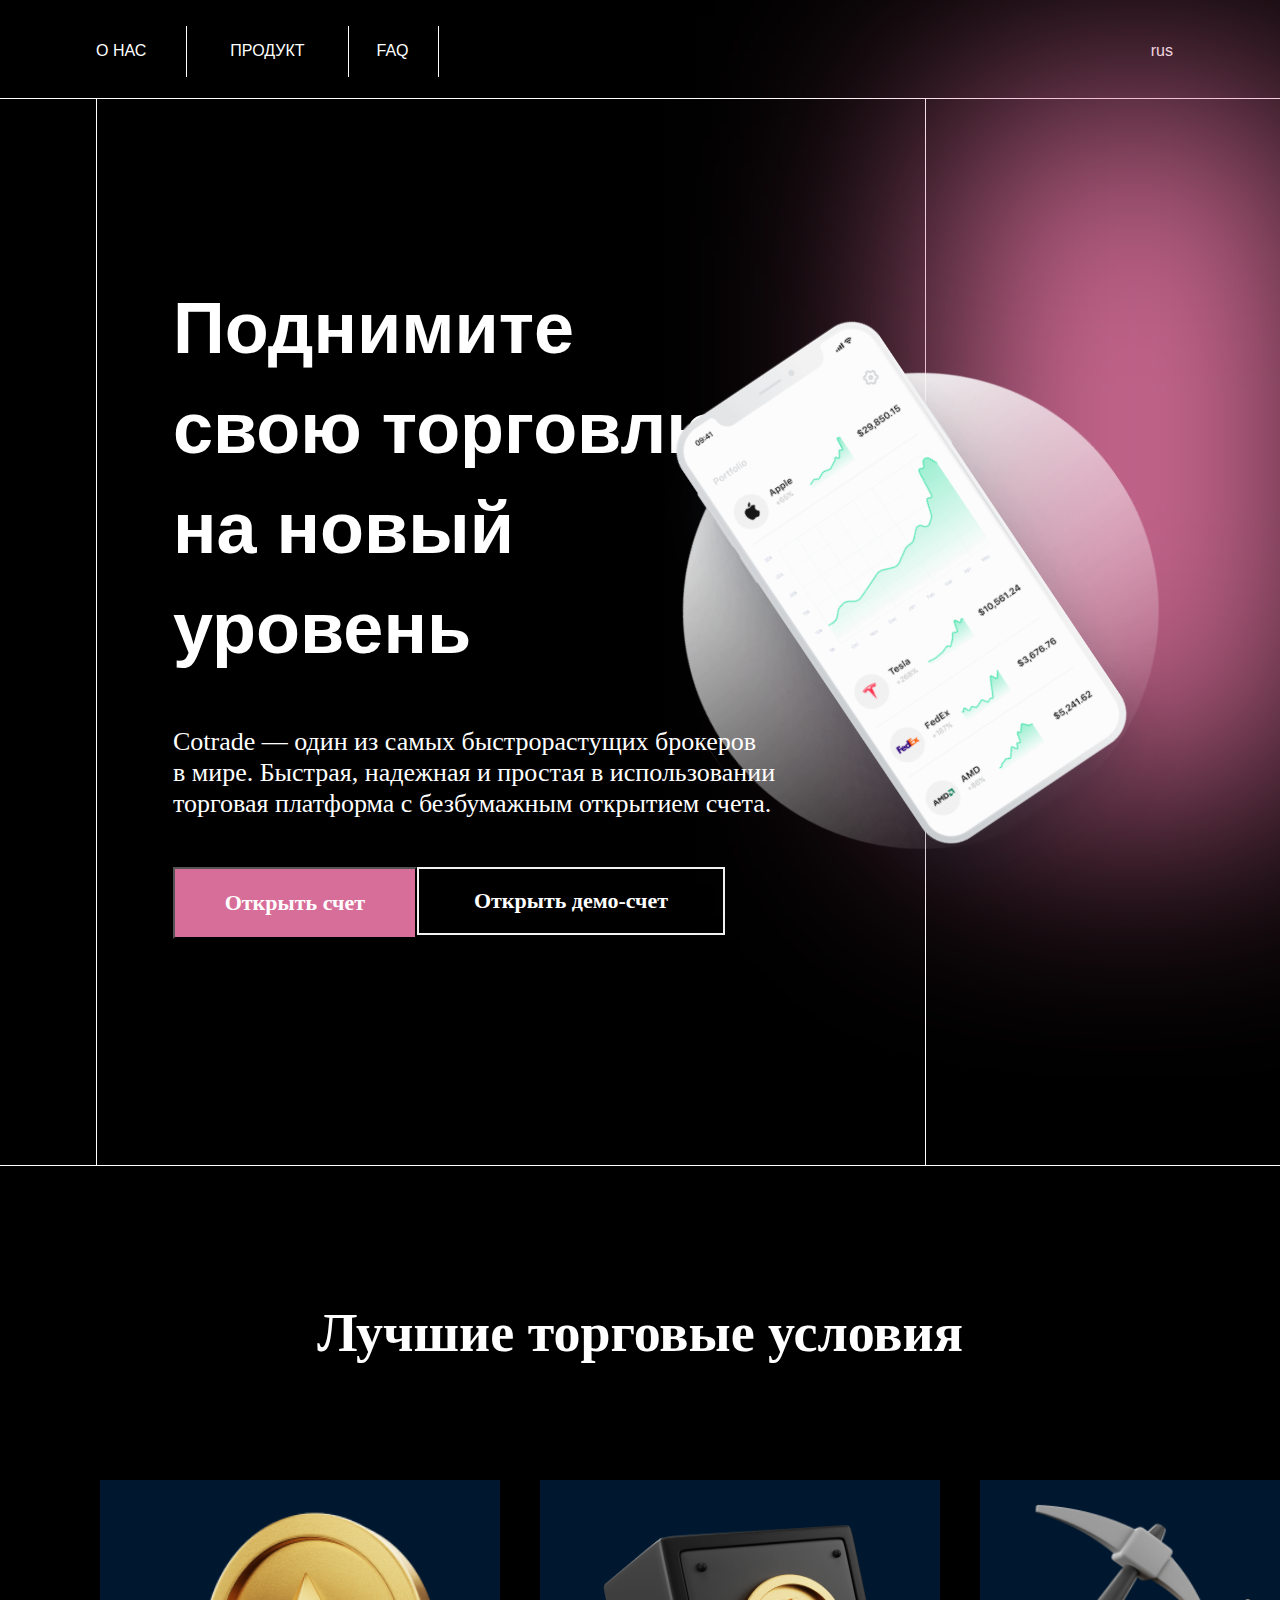
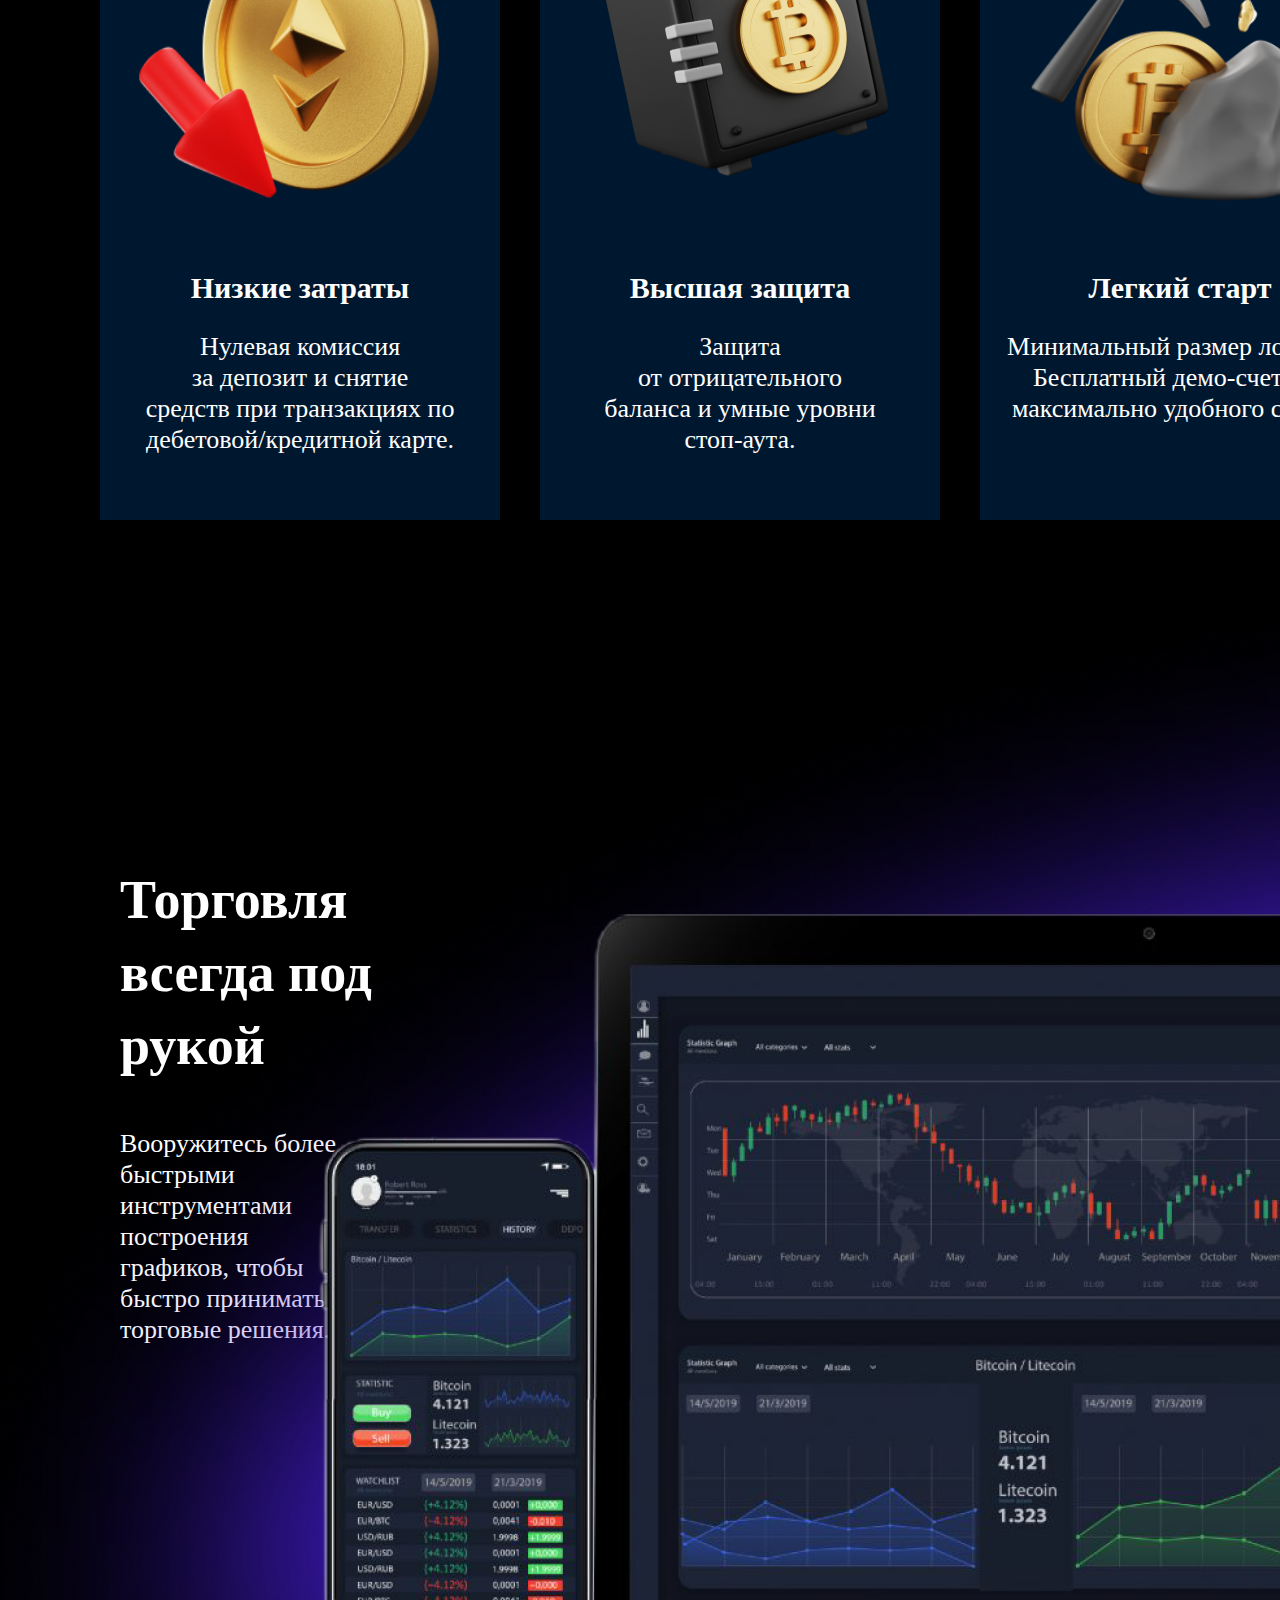
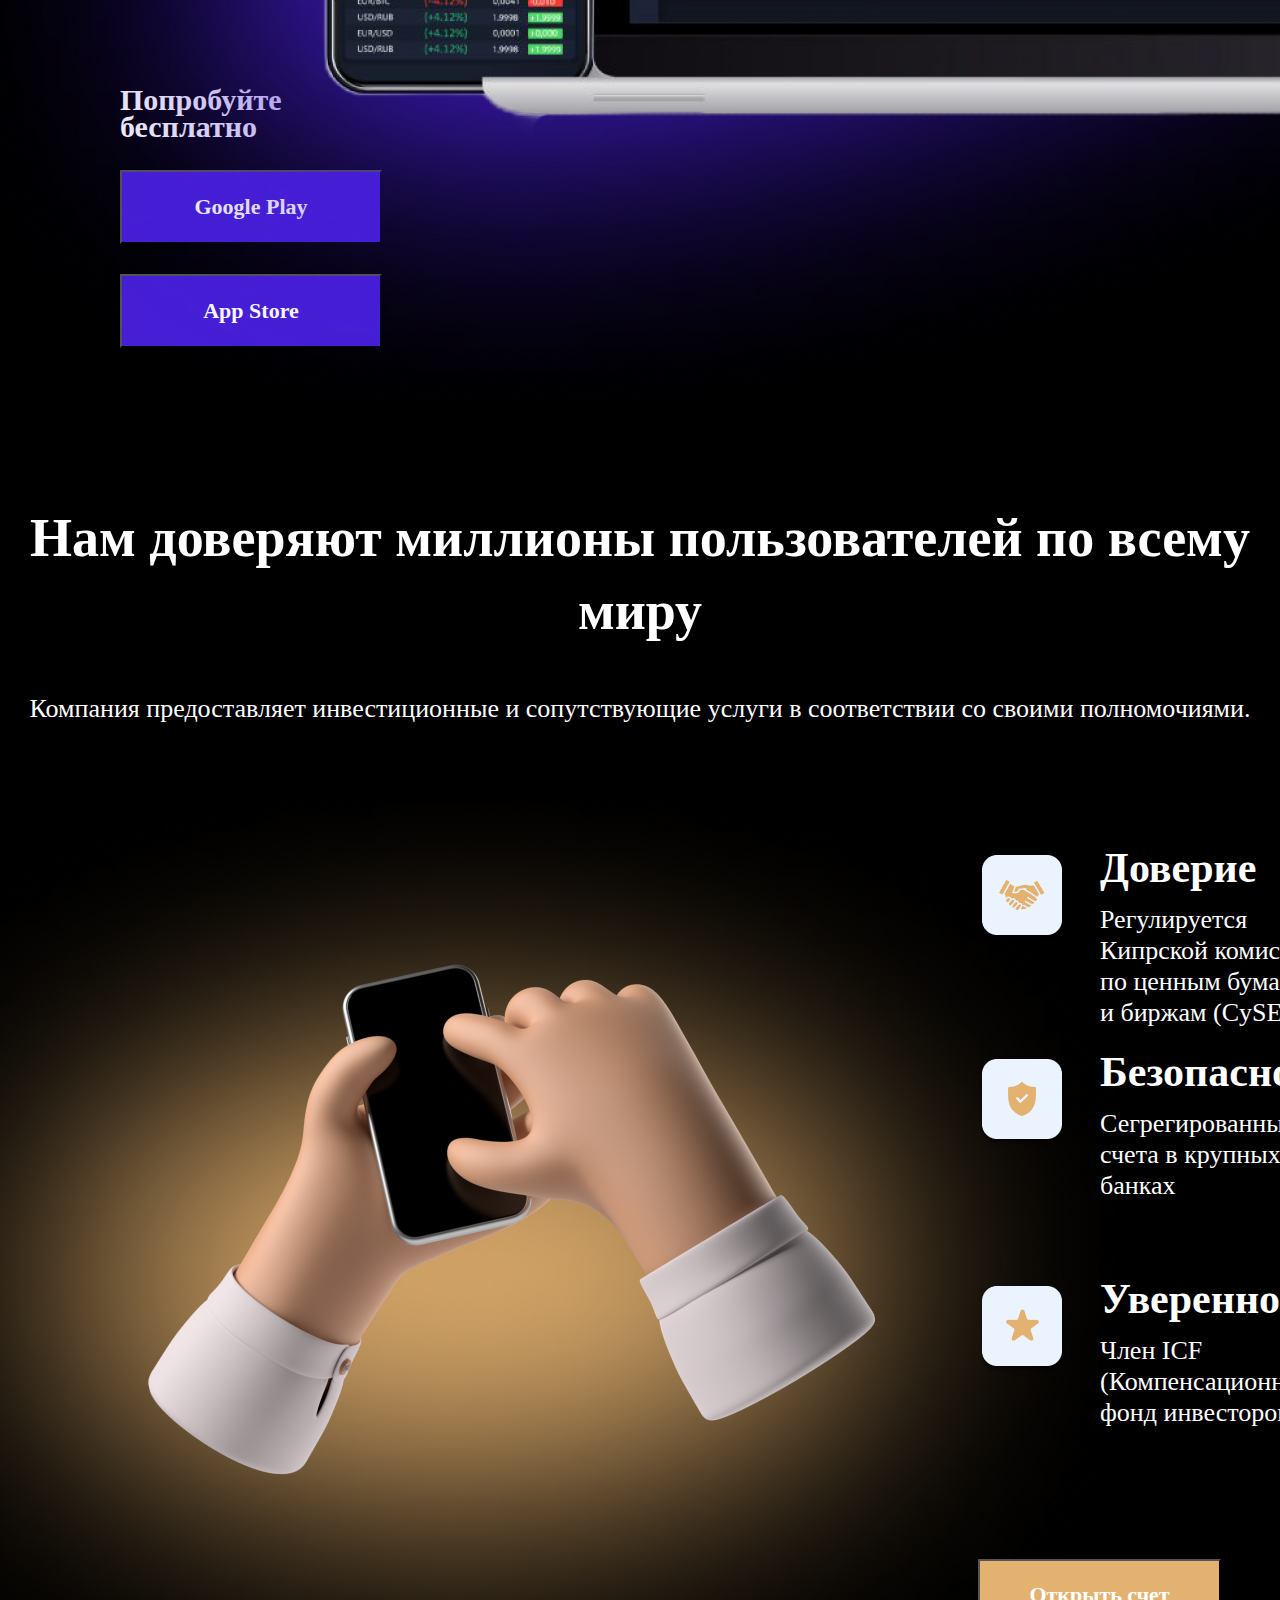
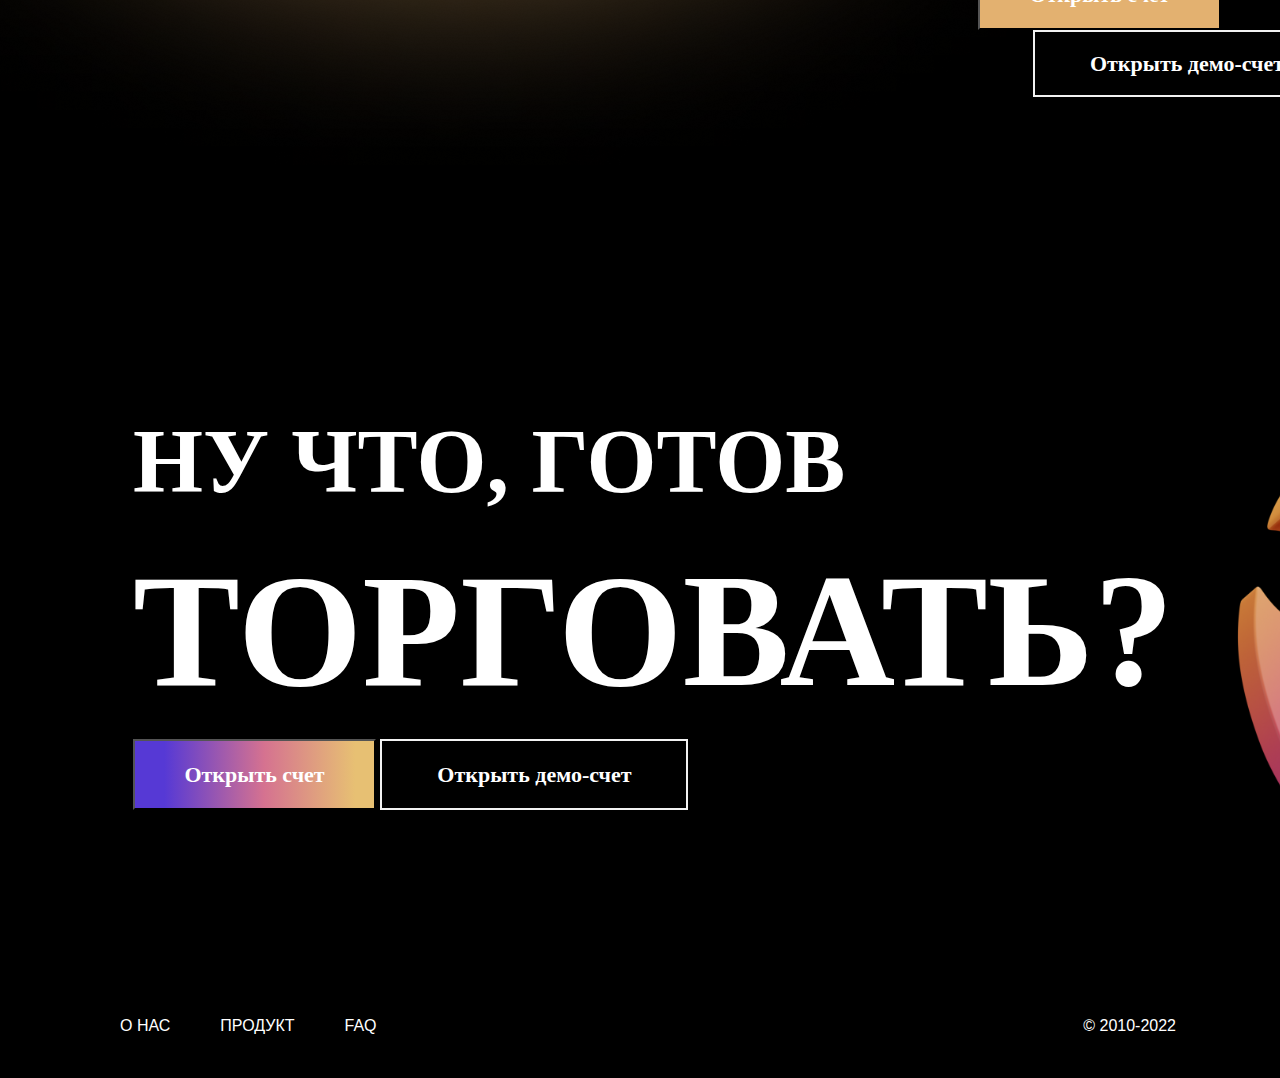
<file: index.html>
<!DOCTYPE html>
<html lang="en">

<head>
  <meta charset="UTF-8">
  <meta http-equiv="X-UA-Compatible" content="IE=edge">
  <meta name="viewport" content="width=device-width, initial-scale=1.0">
  <title>Arlakov</title>
  <link rel="stylesheet" href="css/style.css">
</head>
<header class="header">
  <div class="header-links-block">
    <span class="header-about-us">
      О НАС
    </span>
    <span class="header-product">
      ПРОДУКТ
    </span>
    <span class="header-faq">
      FAQ
    </span>
  </div>
  <div class="header-langswitch">
    rus
  </div>
</header>

<body>
  <div class="first-frame">
    <div class="first">
      <div class="title">
        Поднимите <br> свою торговлю <br> на новый уровень
      </div>
      <div class="description">
        Cotrade — один из самых быстрорастущих брокеров <br> в мире. Быстрая, надежная и простая в использовании
        торговая платформа с безбумажным открытием счета.
      </div>
      <div class="buttons">
        <button class="button-open-real-count">Открыть счет</button>
        <button class="button-open-demo-count">Открыть демо-счет</button>
      </div>
    </div>
    <div class="second">
      <div class="blur">
      </div>
    </div>
    <img src="images/phone-alt 1.svg" class="pic">
  </div>
  <div class="second-frame">
    <div class="title">
      Лучшие торговые условия
    </div>
    <div class="blocks">
      <div class="info">
        <img src="images/coin.png" alt="">
        <div class="text">
          <h3>Низкие затраты</h3>
          Нулевая комиссия <br> за депозит и снятие <br> средств при транзакциях по дебетовой/кредитной карте.

        </div>
      </div>
      <div class="info">
        <img class="coin" src="images/safe.png" alt="">
        <div class="text">
          <h3>Высшая защита</h3>
          Защита <br> от отрицательного <br> баланса и умные уровни <br> стоп-аута.
        </div>
      </div>
      <div class="info">
        <img src="images/btc.png" alt="">
        <div class="text">
          <h3>Легкий старт</h3>
          Минимальный размер лота 0,0. Бесплатный демо-счет для максимально удобного старта.
        </div>
      </div>
      <div class="info">
        <img src="images/gold.png" alt="">
        <div class="text">
          <h3>Большие возможности</h3>
          Более 80 валютных пар, индексов, металлов и других инструментов для торговли с доступом по всему миру.
        </div>
      </div>
    </div>
  </div>
  <div class="third-frame">
    <div class="frame-with-text">
      <h2>Торговля всегда под рукой</h2>
      <p> Вооружитесь более быстрыми инструментами построения <br> графиков, чтобы быстро принимать торговые решения.
      </p>
      <div class="try-for-free">
        Попробуйте бесплатно
        <button>Google Play</button>
        <button>App Store</button>
      </div>

    </div>
    <div class="tablet">
      <img src="images/tablet.png">
    </div>
  </div>

  <div class="fourth-frame">
    <h2>Нам доверяют миллионы пользователей по всему миру</h2>
    <p>Компания предоставляет инвестиционные и сопутствующие услуги в соответствии со своими полномочиями.</p>
    <div class="split">
      <div class="left">
        <img src="images/hands.png">
      </div>
      <div class="right">
        <div class="item">
          <div>
            <img src="images/handshake.png" alt="">
          </div>
          <div>
            <div class="title">Доверие</div>
            <p>Регулируется Кипрской комиссией по ценным бумагам <br> и биржам (CySEC)
            </p>
          </div>
 
        </div>
        <div class="item">
          <div>
            <img src="images/protect.png" alt="">
          </div>
          <div>
            <div class="title">Безопасность</div>
            <p>Сегрегированные счета в крупных банках</p>
          </div>

        </div>
        <div class="item">
          <div>
            <img src="images/star.png" alt="">
          </div>
          <div>
            <div class="title">Уверенность</div>
            <p>Член ICF (Компенсационный фонд инвесторов)</p>
          </div>

        </div>
        <div class="again-buttons">
          <button class="count">Открыть счет</button>
          <button class="demo">Открыть демо-счет</button>
        </div>
      </div>
    </div>
  </div>
  <div class="last-frame">
    <div class="left">
      <div class="text">
        НУ ЧТО, ГОТОВ <br> <span>ТОРГОВАТЬ?</span>
      </div>
      <button class="button-open-count">Открыть счет</button>
      <button class="button-open-demo-count">Открыть демо-счет</button>
    </div>
    <div class="right">
      <div class="svg">
        <img src="images/fire-dynamic-gradient.svg">
      </div>
    </div>
  </div>
  <footer class="footer">
    <div class="footer-item">
      О НАС
    </div>
    <div class="footer-item">
      ПРОДУКТ
    </div>
    <div class="footer-item">
      FAQ
    </div>
    <div class="footer-item">
      &copy; 2010-2022
    </div>
  </footer>

</body>

</html>
</file>
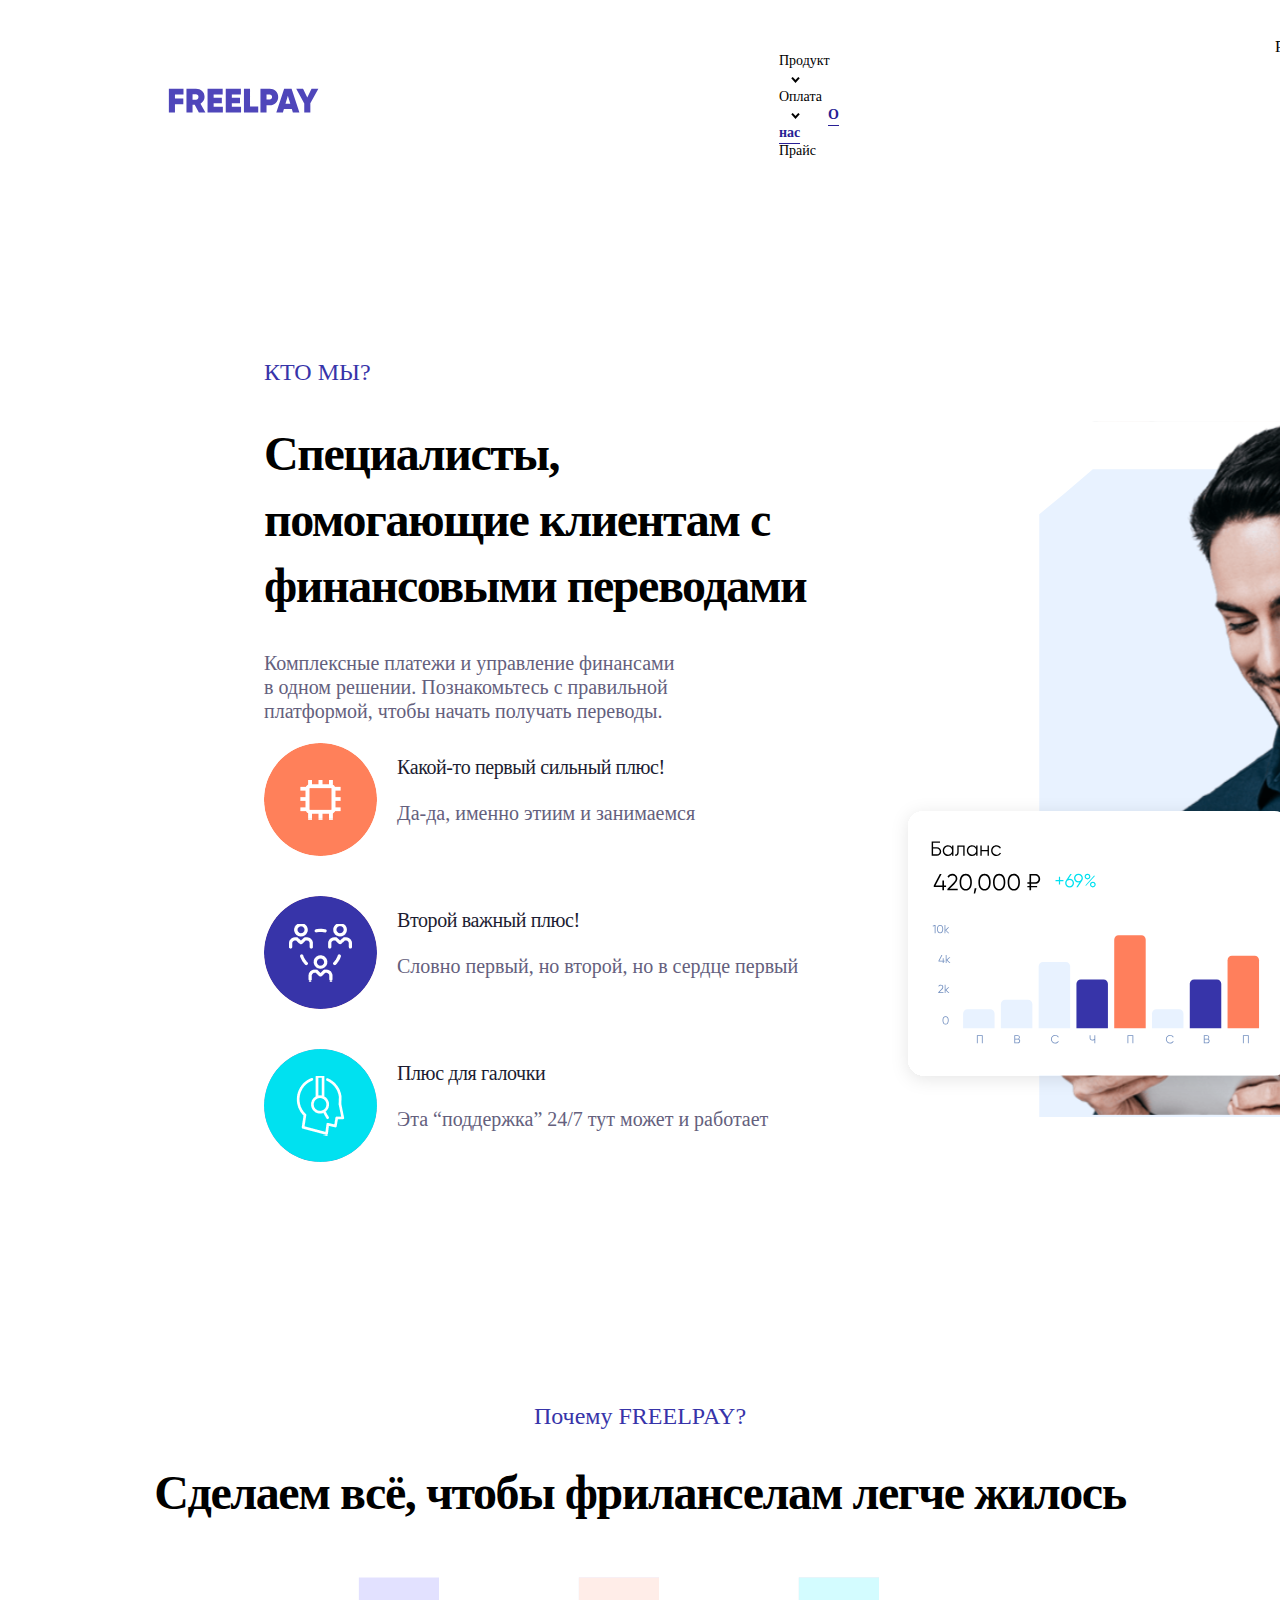
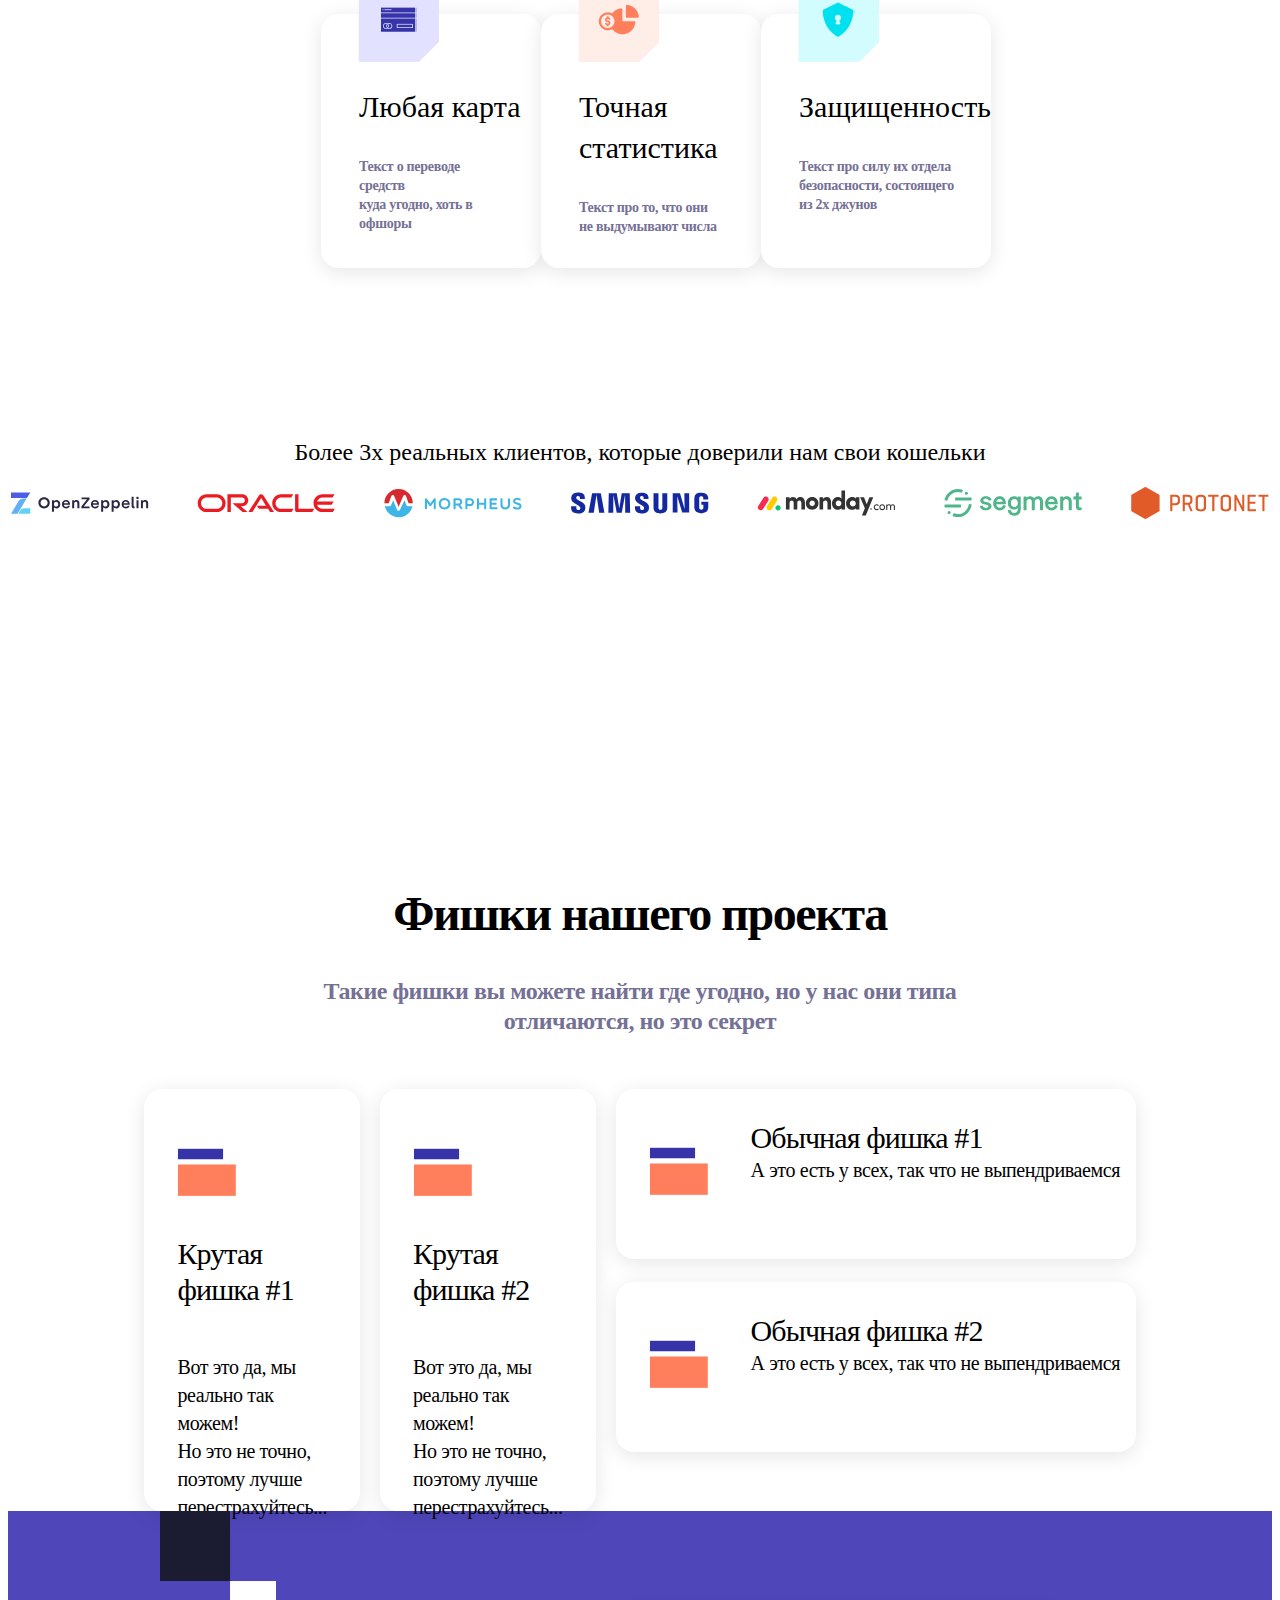
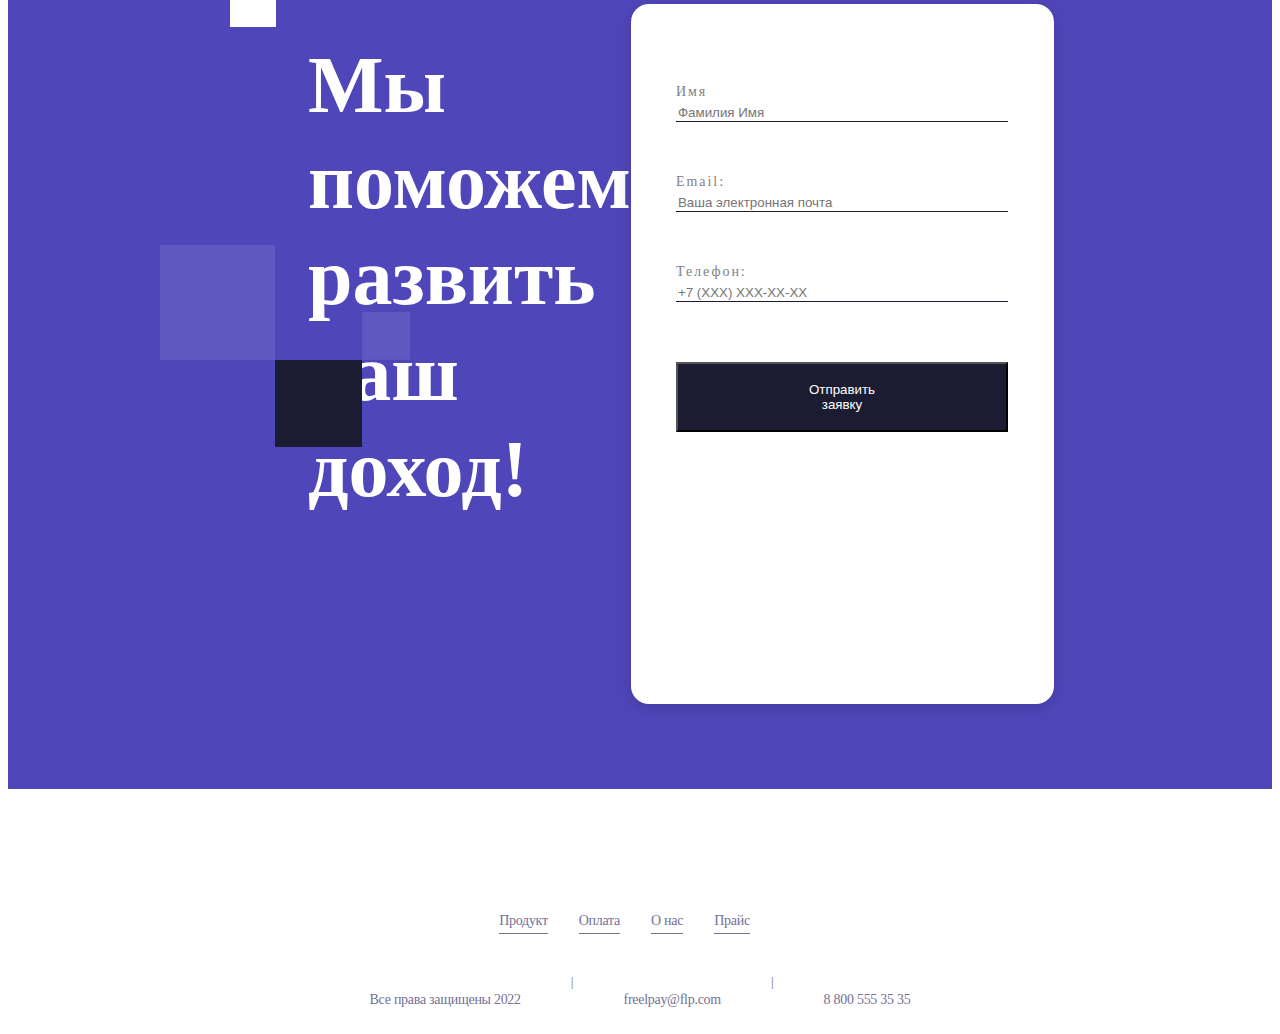
<file: about.html>
<!DOCTYPE html>
<html lang="en">

<head>
  <meta charset="UTF-8">
  <meta http-equiv="X-UA-Compatible" content="IE=edge">
  <meta name="viewport" content="width=device-width, initial-scale=1.0">
  <title>About</title>
  <link href="https://cdn.jsdelivr.net/npm/bootstrap@5.2.0-beta1/dist/css/bootstrap.min.css" rel="stylesheet"
    integrity="sha384-0evHe/X+R7YkIZDRvuzKMRqM+OrBnVFBL6DOitfPri4tjfHxaWutUpFmBp4vmVor" crossorigin="anonymous">
  <link rel="stylesheet" href="css/about.css">
</head>

<body>
  <header>
    <img src="images/Freelpay.svg" class="logo">
    <navbar>
      <a>Продукт <img src="images/Vector 3.svg" class="drop"></a>
      <a>Оплата <img src="images/Vector 3.svg" class="drop"></a>
      <a>О нас</a>
      <a>Прайс</a>
    </navbar>
    <div class="registration">
      <a>Регистрация</a>
      <button>Войти</button>
  </header>
  <main>
    <div class="wrapper">
      <div class="first_frame">
        <div class="left">
          <h2>КТО МЫ?</h2>
          <h1>Специалисты, <br> помогающие клиентам с финансовыми переводами</h1>
          <p>Комплексные платежи и управление финансами <br> в одном решении. Познакомьтесь с правильной платформой,
            чтобы
            начать получать переводы.</p>
          <div>
            <div class="item">
              <img src="images/chip.svg" alt="">
              <div>
                <label>Какой-то первый сильный плюс!</label>
                <p>Да-да, именно этиим и занимаемся</p>
              </div>
            </div>
            <div>
              <div class="item">
                <img src="images/group.svg" alt="">
                <div>
                  <label>Второй важный плюс!</label>
                  <p>Словно первый, но второй, но в сердце первый</p>
                </div>
              </div>
            </div>
            <div>
              <div class="item">
                <img src="images/headset.svg" alt="">
                <div>
                  <label>Плюс для галочки</label>
                  <p>Эта “поддержка” 24/7 тут может и работает</p>
                </div>
              </div>
            </div>
          </div>
        </div>
        <img src="images/chart.svg" class="chart">
      </div>
    </div>
    <div class="wrapper">
      <div class="second_frame">
        <h2>Почему FREELPAY?</h2>
        <h1>Сделаем всё, чтобы фриланселам легче жилось</h1>
        <div class="second-frame-cards">
          <div class="card">
            <img src="images/tape.svg" class="card-image">
            <h3>Любая карта</h3>
            <p>Текст о переводе средств <br> куда угодно, хоть в офшоры</p>
          </div>
          <div class="card">
            <img src="images/pie.svg" class="card-image">
            <h3>Точная статистика</h3>
            <p>Текст про то, что они не выдумывают числа</p>
          </div>
          <div class="card">
            <img src="images/lock.svg" class="card-image">
            <h3>Защищенность</h3>
            <p>Текст про силу их отдела безопасности, состоящего из 2х джунов</p>
          </div>
        </div>
        <div class="sponsors">
          <h2>Более 3х реальных клиентов, которые доверили нам свои кошельки</h2>
          <div>
            <img src="images/sponsors.svg">
          </div>
        </div>
      </div>
    </div>
    <div class="wrapper">
      <div class="third_frame">
        <h1>Фишки нашего проекта</h1>
        <h2>Такие фишки вы можете найти где угодно, но у нас они типа отличаются, но это секрет</h2>
        <div class="cards">
          <div class="card">
            <img src="images/blocks.svg">
            <h3>Крутая фишка #1</h3>
            <p>Вот это да, мы реально так можем!<br> Но это не точно, поэтому лучше перестрахуйтесь...</p>
          </div>
          <div class="card">
            <img src="images/blocks.svg">
            <h3>Крутая фишка #2</h3>
            <p>Вот это да, мы реально так можем! <br> Но это не точно, поэтому лучше перестрахуйтесь...</p>
          </div>
          <div class="card-wrapper">
            <div class="card">
              <img src="images/blocks.svg">
              <div class="text">
                <h3>Обычная фишка #1</h3>
                <p>А это есть у всех, так что не выпендриваемся</p>
              </div>
            </div>
            <div class="card">
              <img src="images/blocks.svg">
              <div class="text">
                <h3>Обычная фишка #2</h3>
                <p>А это есть у всех, так что не выпендриваемся</p>
              </div>
            </div>
          </div>
        </div>
      </div>
    </div>
    <div class="wrapper">
      <div class="fourth_frame">
        <img src="images/2block.svg" alt="" class="two-blocks">
        <img src="images/3blocks.svg" alt="" class="three-blocks">
        <div class="title">Мы поможем <br> развить <br> ваш доход!</div>
        <form>
          <label>Имя</label>
          <input type="text" placeholder="Фамилия Имя"/>

          <label>Email:</label>
          <input type="email" placeholder="Ваша электронная почта"/>

          <label>Телефон:</label>
          <input type="text" placeholder="+7 (ХХХ) ХХХ-ХХ-ХХ"/>
          <button>Отправить заявку</button>
        </form>
      </div>
    </div>
  </main>
  <footer>
    <nav>
      <a>Продукт</a>
      <a>Оплата</a>
      <a>О нас</a>
      <a>Прайс</a>
    </nav>
    <small>
      <p>Все права защищены 2022</p>
      <span>|</span>
      <p>freelpay@flp.com</p>
      <span>|</span>
      <p>8 800 555 35 35</p>
    </small>
  </footer>
</body>

</html>
</file>
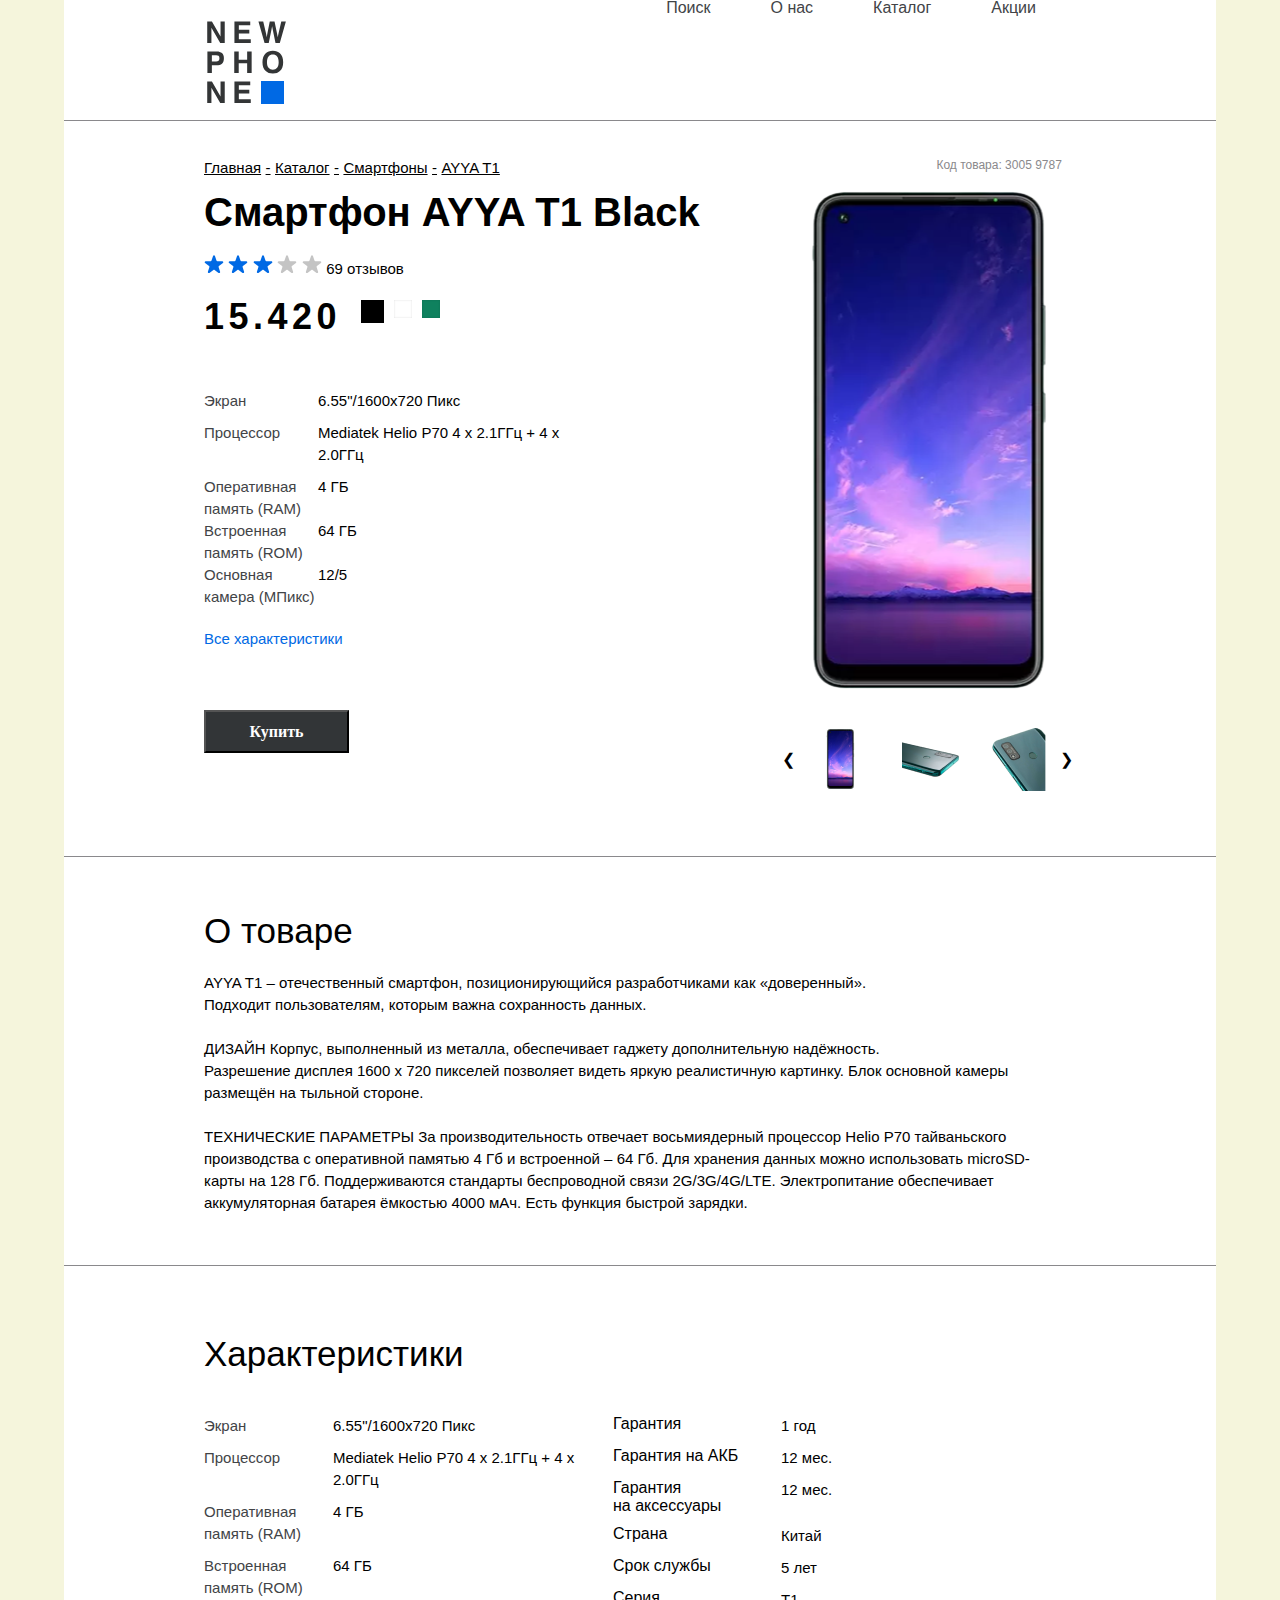
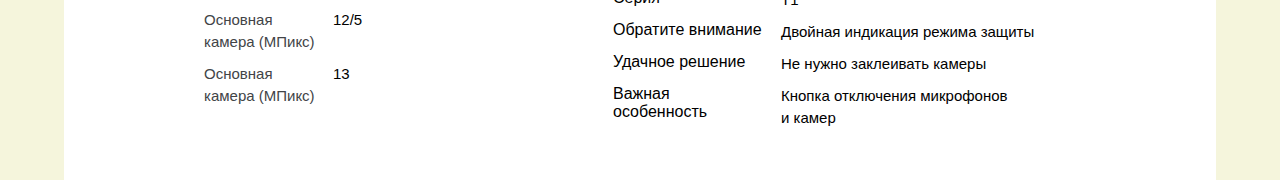
<file: product.html>
<!DOCTYPE html>
<html lang="en">

<head>
  <meta charset="UTF-8">
  <meta http-equiv="X-UA-Compatible" content="IE=edge">
  <meta name="viewport" content="width=1152px, initial-scale=1.0">
  <title>Document</title>
  <link href="https://cdn.jsdelivr.net/npm/bootstrap@5.2.0-beta1/dist/css/bootstrap.min.css" rel="stylesheet"
    integrity="sha384-0evHe/X+R7YkIZDRvuzKMRqM+OrBnVFBL6DOitfPri4tjfHxaWutUpFmBp4vmVor" crossorigin="anonymous">
  <link rel="stylesheet" href="css/product.css">
</head>

<body>
  <div class="header">
    <img src="images/logo.svg" class="logo">
    <div class="navbar">
      <span class="navbar-item">Поиск</span>
      <span class="navbar-item">О нас</span>
      <span class="navbar-item">Каталог</span>
      <span class="navbar-item">Акции</span>
    </div>
  </div>
  <div class="wrapper">
    <div class="first-frame">
      <div class="left">
        <div class="crumbs">
          <span>Главная</span>
          <span>-</span>
          <span>Каталог</span>
          <span>-</span>
          <span>Смартфоны</span>
          <span>-</span>
          <span>AYYA T1</span>
        </div>
        <div class="title">
          <span>Смартфон AYYA T1 Black</span>
        </div>
        <div class="feedback">
          <img src="images/Star filled.svg">
          <img src="images/Star filled.svg">
          <img src="images/Star filled.svg">
          <img src="images/Star unfilled.svg">
          <img src="images/Star unfilled.svg">
          <span>69 отзывов</span>
        </div>
        <div class="price-colors">
          <span>15.420</span>
          <div class="colors">
            <div class="color"></div>
            <div class="color"></div>
            <div class="color"></div>
          </div>
        </div>
        <div class="specs">
          <div class="specs-item">
            <div class="spec-name">Экран</div>
            <div class="spec-stat">6.55"/1600x720 Пикс</div>
          </div>
          <div class="specs-item">
            <div class="spec-name">Процессор</div>
            <div class="spec-stat">Mediatek Helio P70 4 x 2.1ГГц + 4 x 2.0ГГц</div>
          </div>
          <div class="specs-item">
            <div class="spec-name">Оперативная память (RAM)</div>
            <div class="spec-stat">4 ГБ</div>
          </div>
          <div class="specs-item">
            <div class="spec-name">Встроенная память (ROM)</div>
            <div class="spec-stat">64 ГБ</div>
          </div>
          <div class="specs-item">
            <div class="spec-name">Основная камера (МПикс)</div>
            <div class="spec-stat">12/5</div>
          </div>
          <div class="all-specs">Все характеристики</div>
        </div>
        <button class="buy">Купить</button>

      </div>
      <div class="right">
        <div class="article"> Код товара: 3005 9787</div>
        <img src="images/phone.png" class="preview">
        <div class="carousel">
          <span>&#10094;</span>
          <img src="images/main.png">
          <img src="images/back.png">
          <img src="images/camera.png">

          <span>&#10095;</span>
        </div>
      </div>
    </div>
  </div>
  <div class="wrapper">
    <div class="second-frame">
      <div class="title">
        О товаре
      </div>
      <div class="about">
        AYYA T1 – отечественный смартфон, позиционирующийся разработчиками как «доверенный».<br> Подходит пользователям,
        которым важна сохранность данных.
      </div>
      <div class="design">
        ДИЗАЙН
        Корпус, выполненный из металла, обеспечивает гаджету дополнительную надёжность.<br> Разрешение дисплея 1600 х 720
        пикселей позволяет видеть яркую реалистичную картинку. Блок основной камеры размещён на тыльной стороне.
      </div>
      <div class="tech-specs">
        ТЕХНИЧЕСКИЕ ПАРАМЕТРЫ
        За производительность отвечает восьмиядерный процессор Helio P70 тайваньского производства с оперативной памятью
        4 Гб и встроенной – 64 Гб. Для хранения данных можно использовать microSD-карты на 128 Гб. Поддерживаются
        стандарты беспроводной связи 2G/3G/4G/LTE. Электропитание обеспечивает аккумуляторная батарея ёмкостью 4000 мАч.
        Есть функция быстрой зарядки.
      </div>
    </div>
  </div>
  <div class="wrapper">
    <div class="third-frame">
      <div class="title">
        Характеристики
      </div>
      <div class="specifications">
        <div class="left-side">
          <div class="specifications-item">
          <div class="name">Экран</div>
          <div class="stat">6.55"/1600x720 Пикс</div>
          </div>
          <div class="specifications-item">
            <div class="name">Процессор</div>
            <div class="stat">Mediatek Helio P70 4 x 2.1ГГц + 4 x 2.0ГГц</div>
          </div>
          <div class="specifications-item">
            <div class="name">Оперативная память (RAM)</div>
            <div class="stat">4 ГБ</div>
          </div>
          <div class="specifications-item">
            <div class="name">Встроенная память (ROM)</div>
            <div class="stat">64 ГБ</div>
          </div>
          <div class="specifications-item">
            <div class="name">Основная камера (МПикс)</div>
            <div class="stat">12/5</div>
          </div>
          <div class="specifications-item">
            <div class="name">Основная камера (МПикс)</div>
            <div class="stat">13</div>
          </div>
        </div>
        <div class="right-side">
          <div class="specifications-item">
            <div class="name">Гарантия</div>
            <div class="stat">1 год</div>
          </div>
          <div class="specifications-item">
            <div class="name">Гарантия на АКБ</div>
            <div class="stat">12 мес.</div>
          </div>
          <div class="specifications-item">
            <div class="name">Гарантия <br>на аксессуары</div>
            <div class="stat">12 мес.</div>
          </div>
          <div class="specifications-item">
            <div class="name">Страна</div>
            <div class="stat">Китай</div>
          </div>
          <div class="specifications-item">
            <div class="name">Срок службы</div>
            <div class="stat">5 лет</div>
          </div>
          <div class="specifications-item">
            <div class="name">Серия</div>
            <div class="stat">Т1</div>
          </div>
          <div class="specifications-item">
            <div class="name">Обратите внимание</div>
            <div class="stat">Двойная индикация режима защиты</div>
          </div>
          <div class="specifications-item">
            <div class="name">Удачное решение</div>
            <div class="stat">Не нужно заклеивать камеры</div>
          </div>
          <div class="specifications-item">
            <div class="name">Важная особенность</div>
            <div class="stat">Кнопка отключения микрофонов <br>и камер</div>
          </div>
        </div>
      </div>
    </div>
  </div>
</body>
</html>
</file>
<file: css/style.css>
body {
  margin: 0px;
  background-color: black;
  font-family: 'Segoe UI', Tahoma, Geneva, Verdana, sans-serif;
}

.header {
  border-bottom: 1px solid #fff;
  display: flex;
  flex-direction: row;
  justify-content: space-between;
}

.header-links-block {
  display: flex;
  flex-direction: row;
  margin-left: 53px;
}

.header-about-us {
  border-right: 1px solid white;
  color: white;
  padding: 16px 40px 17px 43px;
  margin-top: 26px;
  margin-bottom: 21px;
}

.header-product {
  border-right: 1px solid white;
  color: white;
  padding: 16px 43px 17px 43px;
  margin-top: 26px;
  margin-bottom: 21px;
}

.header-faq {
  border-right: 1px solid white;
  color: white;
  padding: 16px 29px 17px 28px;
  margin-top: 26px;
  margin-bottom: 21px;
}

.header-langswitch {
  color: #fff;
  padding: 42px 107px 38px 0px;
}

.first-frame {
  display: flex;
  flex-direction: row;
  border-bottom: 1px solid #fff;
}

.first {
  width: 878px;
  margin-left: 96px;
  border-left: 1px solid white;
}

.first .title {
  font-weight: 900;
  font-size: 72px;
  color: #fff;
  line-height: 100px;
  margin: 179px 104px auto 76px;
}

.description {
  font-family: 'Fira Sans';
  font-style: normal;
  font-weight: 400;
  font-size: 26px;
  line-height: 31px;
  color: #fff;
  margin: 48px 77px auto 76px;
}

.buttons {
  margin: 48px 200px 226px 76px;
  display: flex;
  justify-content: space-between;
}

.button-open-real-count {
  width: 243.68px;
  height: 71.51px;
  background: #D76E99;
  font-family: 'Segoe UI';
  font-style: normal;
  font-weight: 700;
  font-size: 22px;
  line-height: 32px;
  color: #fff;
}

.button-open-demo-count {
  width: 308.68px;
  height: 67.51px;
  border: 2px solid #F2F2F2;
  padding: 0;
  font-family: 'Segoe UI';
  background-color: transparent;
  color: #fff;
  font-style: normal;
  font-weight: 700;
  font-size: 22px;
  line-height: 32px;
}



.second {
  position: relative;
  width: 839px;
  margin-right: 107px;
  border-left: 1px solid white;
  border-right: 1px solid white;
}

.blur {
  margin-left: 20px;
  height: 700px;
  background: #D76E99;
  filter: blur(125px);
}

.pic {
  width: 750px;
  margin-left: -900px;
  z-index: 1;
}

.second-frame .title {
  font-family: 'Segoe UI';
  font-size: 54px;
  font-weight: 900;
  line-height: 73px;
  letter-spacing: 0em;
  color: #FFFFFF;
  text-align: center;
  margin-top: 131px;

}


.blocks {
  display: flex;
  flex-direction: row;
  margin: 110px 80px auto 80px;
}

.blocks .info {
  background-color: #00182F;
  margin-left: 20px;
  margin-right: 20px;
  width: 400px;
  height: 600px;
  padding-bottom: 40px;
}

.info img {
  width: 400px;
  height: 360px;
}

.info .text {
  text-align: center;
  color: #fff;
  font-family: 'Fira Sans';
  font-size: 26px;
  font-weight: 400;
  line-height: 31px;
  letter-spacing: 0em;
  padding: 0 25px;
}

.info .text h3 {
  font-family: 'Segoe UI';
  font-size: 30px;
  font-weight: 700;
  line-height: 27px;
  letter-spacing: 0em;
}

.third-frame {
  padding-top: 300px;
  display: flex;
  color: #FFFFFF;
}

.tablet {
  margin-left: -477px;
  margin-top: -270px;
}

.frame-with-text {
  margin-left: 120px;
}

.third-frame .frame-with-text h2 {
  font-family: 'Segoe UI';
  font-size: 54px;
  font-weight: 900;
  line-height: 73px;
  letter-spacing: 0em;
  text-align: left;
}

.third-frame .frame-with-text p {
  font-family: 'Fira Sans';
  font-size: 26px;
  font-weight: 400;
  line-height: 31px;
  letter-spacing: 0em;
  text-align: left;
}

.third-frame .frame-with-text .try-for-free {
  margin-top: 341px;
  font-family: 'Segoe UI';
  font-size: 30px;
  font-weight: 700;
  line-height: 27px;
  letter-spacing: 0em;
  text-align: left;
  display: flex;
  flex-direction: column;
  padding-bottom: 16px;
}

.third-frame .frame-with-text button {
  background: #461FD6;
  padding: 19px 49px 19px 49px;
  font-family: 'Segoe UI';
  font-size: 22px;
  font-weight: 700;
  line-height: 32px;
  letter-spacing: 0em;
  color: #fff;
  width: 262px;
  margin-top: 30px;
}

.fourth-frame {
  color: #fff;
}

.fourth-frame h2 {
  text-align: center;
  font-family: 'Segoe UI';
  font-size: 54px;
  font-weight: 900;
  line-height: 73px;
  letter-spacing: 0em;
}

.fourth-frame p {
  text-align: center;
  font-family: 'Fira Sans';
  font-size: 26px;
  font-weight: 400;
  line-height: 31px;
  letter-spacing: 0em;

}

.fourth-frame .left img {
  margin-right: -200px;
}

.fourth-frame .split {
  display: flex;
}

.fourth-frame .right .item {
  display: flex;
  flex-direction: row;
}

.fourth-frame .right .title {
  font-family: 'Segoe UI';
  font-size: 42px;
  font-weight: 700;
  line-height: 27px;
  letter-spacing: 0em;
  margin: 0;
  padding-bottom: 22px;
  padding-left: 34px;
}

.fourth-frame .right .item:first-child {
  margin-top: 105px;
}

.fourth-frame .right p {
  font-family: 'Fira Sans';
  font-size: 26px;
  font-weight: 400;
  line-height: 31px;
  letter-spacing: 0em;
  margin: 0;
  text-align: left;
  padding-bottom: 31px;
  padding-left: 34px;
}

.fourth-frame .right .item:nth-child(2) {
  padding-bottom: 54px;
}

.fourth-frame .right .item:nth-child(3) {
  margin-bottom: 100px;
}

.fourth-frame .right .again-buttons .count {
  background: #E3B170;
  color: #fff;
  font-family: 'Segoe UI';
  font-size: 22px;
  font-weight: 700;
  line-height: 32px;
  letter-spacing: 0em;
  width: 243px;
  height: 71px;
}

.fourth-frame .right .again-buttons .demo {
  color: #fff;
  border: 2px solid #F2F2F2;
  background-color: transparent;
  font-family: 'Segoe UI';
  font-size: 22px;
  font-weight: 700;
  line-height: 32px;
  letter-spacing: 0em;
  width: 308px;
  height: 67px;
  margin-left: 55px ;
}


.last-frame {
  display: flex;
  flex-direction: row;
}

.last-frame .left {
  padding-top: 200px;
  padding-left: 133px;
}

.last-frame .text {
  font-family: 'Segoe UI';
  font-style: normal;
  font-weight: 900;
  font-size: 90px;
  line-height: 122px;
  color: #fff;
}

.last-frame .text span {
  font-family: 'Segoe UI';
  font-style: normal;
  font-weight: 900;
  font-size: 160.189px;
  line-height: 216px;
}

.last-frame .svg {
  margin-left: -90px;
}

.last-frame .button-open-count {
  background: linear-gradient(90deg, #5639D5 12.28%, #D57290 54.03%, #E7C073 92.13%);
  font-family: 'Segoe UI';
  font-style: normal;
  font-weight: 700;
  font-size: 22px;
  line-height: 32px;
  gap: 12px;
  text-align: center;
  color: #FFFFFF;
  width: 243px;
  height: 71px;
}

.last-frame .button-open-demo-count {
  background-color: transparent;
  border: 2px solid #F2F2F2;
  gap: 12px;
  color: #fff;
  font-family: 'Segoe UI';
  font-style: normal;
  font-weight: 700;
  font-size: 22px;
  line-height: 32px;
  width: 308px;
  height: 71px;
}


.footer {
  height: 84px;
  display: flex;
  flex-direction: row;
  color: #fff;
}

.footer-item {
  padding: 23px 25px 34px 25px;
}

.footer-item:first-child {
  margin-left: 95px;
}

.footer-item:last-child {
  margin: 0 79px 0 auto;
}
</file>
<file: css/about.css>
header {
  display: flex;
}

header .logo {
  margin: 34px 460px 0px 160px;
}

navbar {
  margin-top: 43px;
}

navbar a {
  font-family: 'Gilroy';
  font-size: 14px;
  font-weight: 400;
  line-height: 17px;
  letter-spacing: 0em;
  margin-right: 24px;
}

navbar a:nth-child(3) {
  color: #281F95 !important;
  border-bottom: 1px solid #281F95;
  padding-bottom: 3px;
  font-family: 'Gilroy';
  font-size: 14px;
  font-weight: 700;
  line-height: 17px;
  letter-spacing: 0em;
}

.registration {
  margin-left: 435px;
  margin-top: 30px;
}

.registration button {
  background: #4F46BA;
  border-radius: 10px;
  padding: 16px 33px;
  gap: 10px;
  border: none;
  color: #fff;
  margin-left: 30px;
}

a .drop {
  margin-left: 12px;
}

.first_frame {
  display: flex;
  flex-direction: row;
  padding: 177px 295px 0px 256px;
}

.first_frame .left h2 {
  font-family: 'Manrope';
  font-size: 24px;
  font-weight: 400;
  line-height: 33px;
  letter-spacing: 0em;
  color: #3734A9;
}

.first_frame .left h1 {
  font-family: 'Manrope';
  font-size: 48px;
  font-weight: 600;
  line-height: 66px;
  letter-spacing: -0.03em;
  width: 625px;
}

.first_frame .left p {
  font-family: 'Gilroy';
  font-size: 20px;
  font-weight: 500;
  line-height: 24px;
  letter-spacing: 0em;
  color: #64607D;
  width: 494px;
}

.item {
  display: flex;
  align-items: center;
  margin-bottom: 40px;
}

.item div {
  margin-left: 20px;
}

.item div label {
  font-family: 'Manrope';
  font-size: 20px;
  font-weight: 400;
  line-height: 27px;
  letter-spacing: -0.02em;
  text-align: left;
  color: #1B1C31;

}

.item div p {
  font-family: Manrope;
  font-size: 14px;
  font-weight: 700;
  line-height: 27px;
  letter-spacing: -0.02em;
  text-align: left;
  color: #757095;
}

.chart {
  width: 800px;
}

.second_frame {
  margin-top: 200px;
}

.second_frame h2 {
  font-family: 'Gilroy';
  font-size: 24px;
  font-weight: 400;
  line-height: 29px;
  letter-spacing: 0em;
  text-align: center;
  color: #3734A9;
}

.second_frame h1 {
  font-family: 'Manrope';
  font-size: 48px;
  font-weight: 600;
  line-height: 63px;
  letter-spacing: -0.03em;
  text-align: center;
  color: #000;
  margin-top: 30px;
}

.second-frame-cards {
  display: flex;
  flex-direction: row;
  justify-content: space-between;
  margin-left: 313px;
  margin-right: 281px;
  margin-top: 90px;
}

.second-frame-cards .card {
  background: #FFFFFF;
  box-shadow: 0px 4px 20px rgba(0, 0, 0, 0.1);
  border-radius: 18px;
  border: unset;
  width: 384px;
  height: 254px;
}

.card-image {
  width: 81px;
  height: 85px;
  margin-left: 37px;
  margin-top: -37px;
}

.second-frame-cards .card h3 {
  font-family: 'Manrope';
  font-size: 30px;
  font-weight: 400;
  line-height: 41px;
  letter-spacing: 0em;
  text-align: left;
  margin-top: 20px;
  margin-left: 38px;
}

.second-frame-cards .card p {
  font-family: 'Manrope';
  font-size: 14px;
  font-weight: 700;
  line-height: 19px;
  letter-spacing: -0.02em;
  text-align: left;
  color: #757095;
  margin-top: 17px;
  margin-left: 38px;
  margin-right: 37px;
}

.sponsors h2 {
  font-family: 'Gilroy';
  font-size: 24px;
  font-weight: 400;
  line-height: 29px;
  letter-spacing: 0em;
  text-align: center;
  color: #000;
  margin-top: 170px;
}

.sponsors {
  display: flex;
  flex-direction: column;
  align-items: center;
}

.third_frame {
  margin-top: 360px;
  margin: 360px 295px 0px 295px;
}

.third_frame h1 {
  font-family: 'Manrope';
  font-size: 48px;
  font-weight: 600;
  line-height: 60px;
  letter-spacing: -0.03em;
  text-align: center;
}

.third_frame h2 {
  font-family: 'Manrope';
  font-size: 24px;
  font-weight: 700;
  line-height: 30px;
  letter-spacing: -0.02em;
  text-align: center;
  color: #757095;
  margin-top: 30px;
}

.third_frame .cards {
  display: flex;
  flex-direction: row;
  margin-top: 53px;
  justify-content: center;
}

.third_frame .card {
  background: #FFFFFF;
  box-shadow: 0px 4px 20px rgba(0, 0, 0, 0.1);
  border-radius: 18px;
  width: 384px;
  height: 363px;
  padding: 59px 33px 0px;
  margin: 0 10px;
}

.third_frame .card img {
  width: 59px;
  height: 49px;
}

.third_frame .card h3 {
  margin-top: 35px;
  font-family: 'Manrope';
  font-size: 30px;
  font-weight: 400;
  line-height: 36px;
  letter-spacing: -0.03em;
  text-align: left;
}

.third_frame .card p {
  font-family: 'Manrope';
  font-size: 20px;
  font-weight: 400;
  line-height: 28px;
  letter-spacing: -0.02em;
  text-align: left;
  margin-top: 45px;
}

.card-wrapper {
  height: 363px;
}

.card-wrapper .card img {
  margin-left: 33px;
  margin-top: 58px;

}

.card-wrapper .card {
  height: 170px;
  display: flex;
  flex-direction: row;
  padding: unset;
  width: 520px;
}

.card-wrapper .card:first-child {
  margin-bottom: 23px;
}

.card-wrapper h3 {
  margin: 0 !important;
  font-family: 'Manrope';
  font-size: 30px;
  font-weight: 400;
  line-height: 36px;
  letter-spacing: -0.03em;
  text-align: left;
}

.card-wrapper p {
  margin: 0 !important;
  font-family: 'Manrope';
  font-size: 20px;
  font-weight: 400;
  line-height: 28px;
  letter-spacing: -0.02em;
  text-align: left;
}

.card-wrapper .card .text {
  margin-left: 43px;
  margin-top: 31px;
}

.fourth_frame {
  background-color: #4F46BA;
  padding-left: 260px;
  padding-right: 329px;
  display: flex;
  flex-direction: row;
  justify-content: space-between;
}

.fourth_frame .title {
  font-family: 'Manrope';
  font-size: 80px;
  font-weight: 600;
  line-height: 96px;
  letter-spacing: 0em;
  text-align: left;
  color: #fff;
  margin-top: 126px;
  margin-left: 40px;
}

.fourth_frame form {
  display: flex;
  flex-direction: column;
  background: #FFFFFF;
  box-shadow: 0px 4px 16px rgba(0, 0, 0, 0.15);
  border-radius: 18px;
  width: 520px;
  height: 610px;
  padding: 28px 46px 62px 45px;
  margin-top: 93px;
  margin-bottom: 85px;
}

form label {
  font-family: 'Manrope';
  font-size: 14px;
  font-weight: 400;
  line-height: 24px;
  letter-spacing: 0.14em;
  text-align: left;
  color: #808285;
  margin-top: 48px;
}

form input[type=text],
input[type=email] {
  border: unset;
  border-bottom: 1px solid #1B1C31;
}

form button {
  background: #1B1C31;
  margin-top: 60px;
  color: #fff;
  padding: 18px 131px;
}

footer nav {
  display: flex;
  flex-direction: row;
  justify-content: center;
  margin-top: 120px;
}

footer nav a {
  font-family: 'Manrope';
  font-size: 14px;
  font-weight: 500;
  line-height: 24px;
  letter-spacing: -0.02em;
  text-align: center;
  color: #757095;
  border-bottom: 1px solid #757095;
  margin-right: 31px;
}

footer small {
  display: flex;
  flex-direction: row;
  justify-content: center;
  margin-top: 40px;
}

footer small p {
  font-family: 'Manrope';
  font-size: 14px;
  font-weight: 500;
  line-height: 24px;
  letter-spacing: -0.02em;
  text-align: center;
  color: #757095;
}

small span {
  margin: 0px 50px;
  color: #757095;
}

.two-blocks {
  position: absolute;
  left: 160px;
}

.three-blocks {
  position: absolute;
  left: 160px;
  top: 3445px;
}
</file>
<file: css/product.css>
body {
  font-family: 'Helvetica';
  width: 1152px;
  margin: 0 auto;
  background-color: beige;
}

.header {
  height: 120px;
  display: flex;
  flex-direction: row;
  justify-content: space-between;
  background-color: #fff;
  border-bottom: 1px solid #8A898C;
}

.logo {
  height: 92px;
  width: 82px;
  margin-top: 13px;
  margin-bottom: 13px;
  margin-left: 141px;

}

.navbar {
  display: flex;
  flex-direction: row;
  margin-right: 150px;
}

.navbar-item {
  font-family: 'Helvetica';
  font-weight: 300;
  font-size: 16px;
  line-height: 96.69%;
  color: #424447;
  margin: 0 30px;
}

.wrapper {
  background-color: #fff;
  border-bottom: 1px solid #8A898C;
}

.first-frame {
  display: flex;
  padding: 36px 150px 65px 140px;
}

.left {
  display: flex;
  flex-direction: column;
}

.crumbs span {
  text-decoration: underline;
  font-family: 'Helvetica';
  font-style: normal;
  font-weight: 400;
  font-size: 15px;
  line-height: 145.69%;
  color: #000000;
}

.title {
  font-family: 'Helvetica';
  font-style: normal;
  font-weight: 700;
  font-size: 40px;
  line-height: 116.69%;
  margin-top: 10px;
}

.feedback {
  margin-top: 20px;
}

.feedback span {
  font-family: 'Helvetica';
  font-style: normal;
  font-weight: 400;
  font-size: 15px;
  line-height: 145.69%;
}

.price-colors {
  display: flex;
  flex-direction: row;
  margin-top: 20px;
}

.price-colors span {
  font-family: 'Helvetica';
  font-style: normal;
  font-weight: 700;
  font-size: 36px;
  line-height: 96.69%;
  letter-spacing: 0.125em;
}

.colors {
  display: flex;
  flex-direction: row;
  margin-left: 20px;
}

.color:nth-child(1) {
  width: 23px;
  height: 23px;
  background-color: black;
  box-shadow: inset 0px 0px 2px rgba(0, 0, 0, 0.15);
  margin-right: 10px;
}

.color:nth-child(2) {
  width: 18px;
  height: 18px;
  background-color: white;
  box-shadow: inset 0px 0px 2px rgba(0, 0, 0, 0.15);
  margin-right: 10px;
}

.color:nth-child(3) {
  width: 18px;
  height: 18px;
  background-color: #0F815E;
  ;
  box-shadow: inset 0px 0px 2px rgba(0, 0, 0, 0.15);
}

.specs {
  margin-top: 56px;
}

.specs-item {
  display: flex;
  flex-direction: row;
}

.specs-item .spec-name {
  font-family: 'Helvetica';
  font-style: normal;
  font-weight: 400;
  font-size: 15px;
  color: #424447;
  width: 114px;
  line-height: 22px;
  letter-spacing: 0em;
}

.specs-item .spec-stat {
  font-family: 'Helvetica';
  font-style: normal;
  font-weight: 400;
  font-size: 15px;
  line-height: 22px;
  letter-spacing: 0em;
  width: 285px;
  padding-bottom: 10px;
}

.all-specs {
  font-family: Helvetica;
  font-size: 15px;
  font-weight: 400;
  line-height: 22px;
  font-style: normal;
  letter-spacing: 0em;
  text-align: left;
  color: #0069E4;
  margin-top: 20px;
}

.buy {
  background: #323537;
  font-family: 'Poppins';
  font-size: 16px;
  font-weight: 700;
  line-height: 15px;
  letter-spacing: 0em;
  text-align: center;
  color: #FFFFFF;
  margin-top: 60px;
  padding: 12px 31px;
  width: 145px;
}

.right {
  display: flex;
  flex-direction: column;
  align-items: flex-end;
  width: 42%;

}

.right .article {
  font-family: Helvetica;
  font-size: 12px;
  font-weight: 400;
  line-height: 17.48px;
  letter-spacing: 0em;
  color: #8A898C;

}

.right .preview {
  height: 500px;
  width: 263px;
  margin-top: 16px;
}

.carousel {
  width: 280px;
  display: flex;
  flex-direction: row;
  align-items: center;
  margin-top: 37px;
}

.carousel img:nth-child(2) {
  margin-left: 31px;
  margin-right: 23px;
}

.carousel img:nth-child(3) {
  margin-left: 24px;
  margin-right: 15px;
}

.carousel img:nth-child(4) {
  margin-left: 16px;
  margin-right: 14px;
}

.second-frame {
  padding: 43px 174px 51px 140px;
}

.second-frame .title {
  font-family: Helvetica;
  font-size: 35px;
  font-weight: 400;
  line-height: 42px;
  letter-spacing: 0em;
  text-align: left;
  font-style: normal;
  color: #000000;
}

.second-frame .about {
  margin-top: 20px;
  font-family: Helvetica;
  font-size: 15px;
  font-weight: 400;
  line-height: 22px;
  letter-spacing: 0em;
  text-align: left;
  color: #000000;

}

.second-frame .design {
  font-family: Helvetica;
  font-size: 15px;
  font-weight: 400;
  line-height: 22px;
  letter-spacing: 0em;
  text-align: left;
  margin-top: 22px;
  color: #000000;
}

.second-frame .tech-specs {
  font-family: Helvetica;
  font-size: 15px;
  font-weight: 400;
  line-height: 22px;
  letter-spacing: 0em;
  text-align: left;
  margin-top: 22px;
  color: #000000;
}

.third-frame {
  padding: 57px 174px 51px 140px;
}

.third-frame .title {
  font-family: Helvetica;
  font-size: 35px;
  font-weight: 400;
  line-height: 42px;
  letter-spacing: 0em;
  color: #000000;
}

.specifications {
  display: flex;
  flex-direction: row;
  margin-top: 40px;
}

.specifications .specifications-item {
  display: flex;
}

.left-side .specifications-item .name {
  width: 114px;
  color: #424447;
  font-family: Helvetica;
  font-size: 15px;
  font-weight: 400;
  line-height: 22px;
  letter-spacing: 0em;
}

.specifications .specifications-item .stat {
  width: 280px;
  margin-left: 15px;
  font-family: Helvetica;
  font-size: 15px;
  font-weight: 400;
  line-height: 22px;
  letter-spacing: 0em;
}

.specifications .specifications-item:not(:first-child) {
  margin-top: 10px;
}

.right-side .specifications-item .name {
  width: 153px;
}

.wrapper:last-child {
  border: none;
}
</file>
